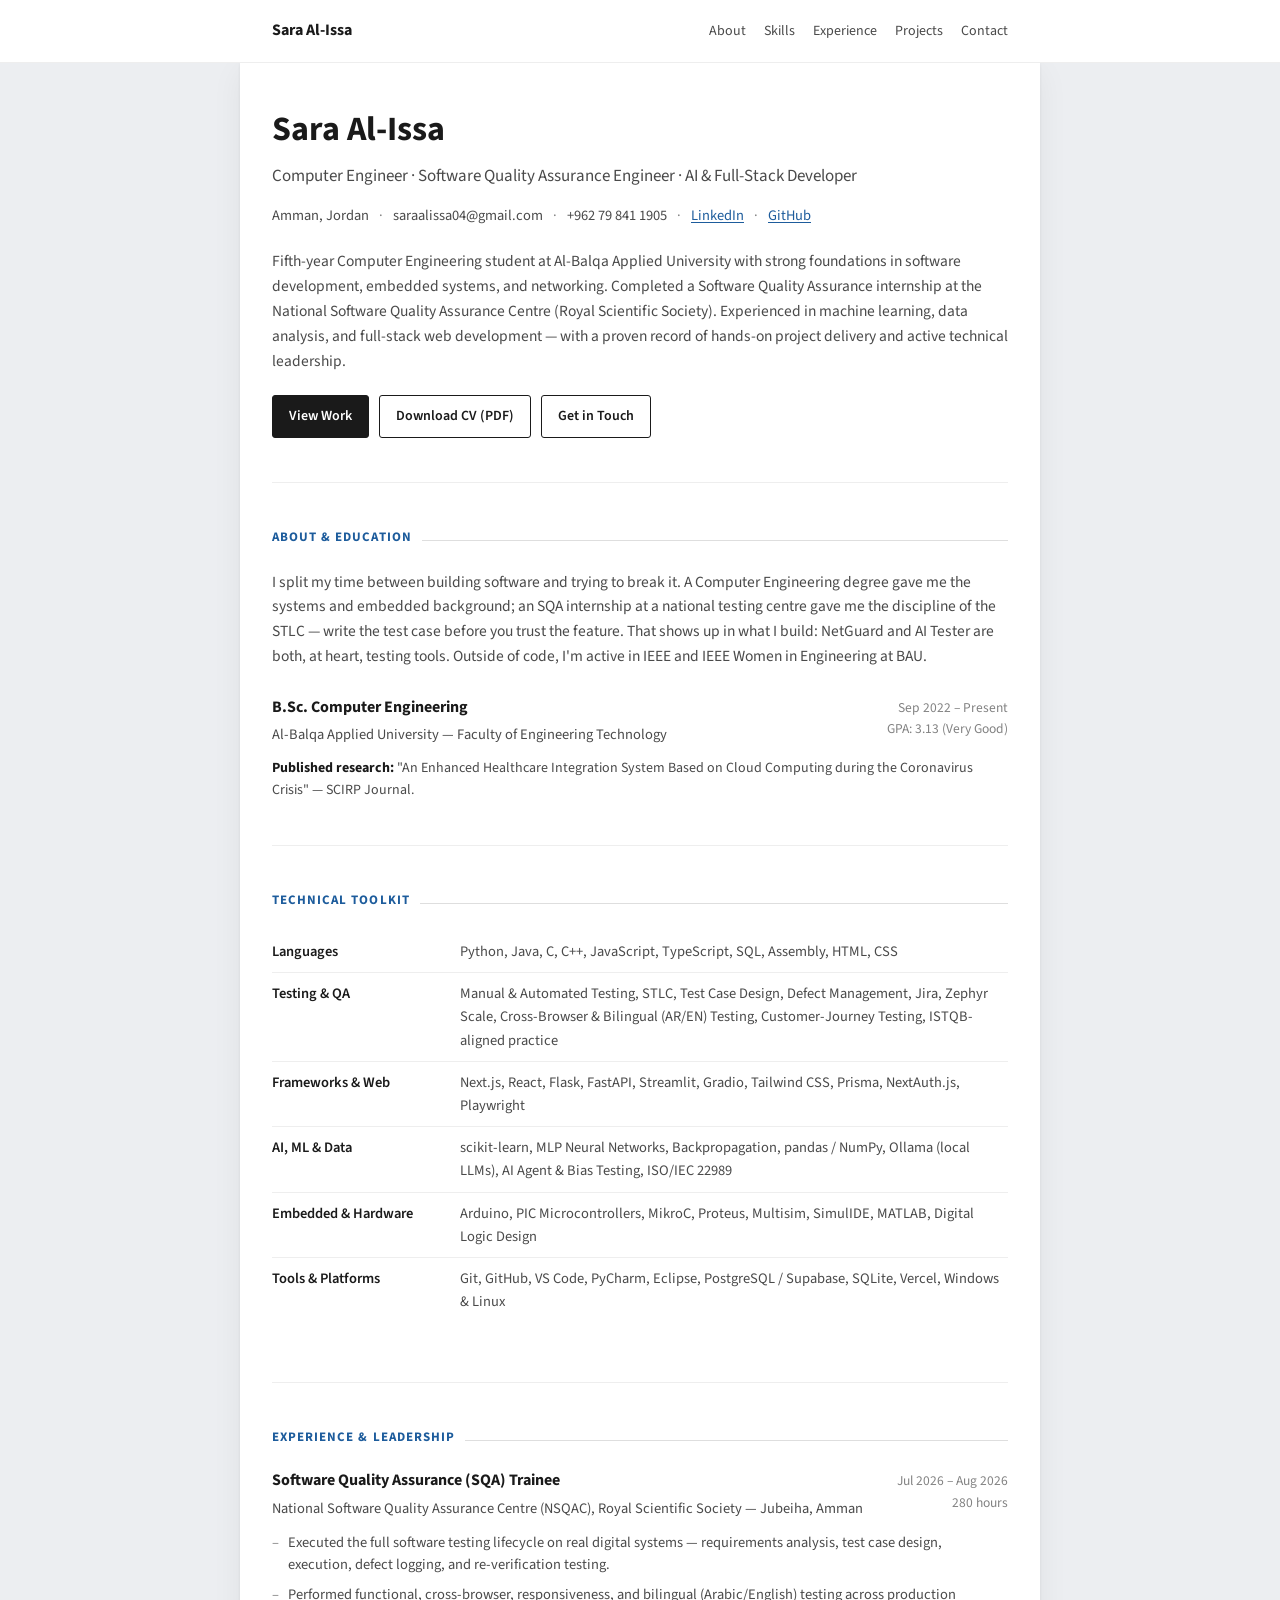
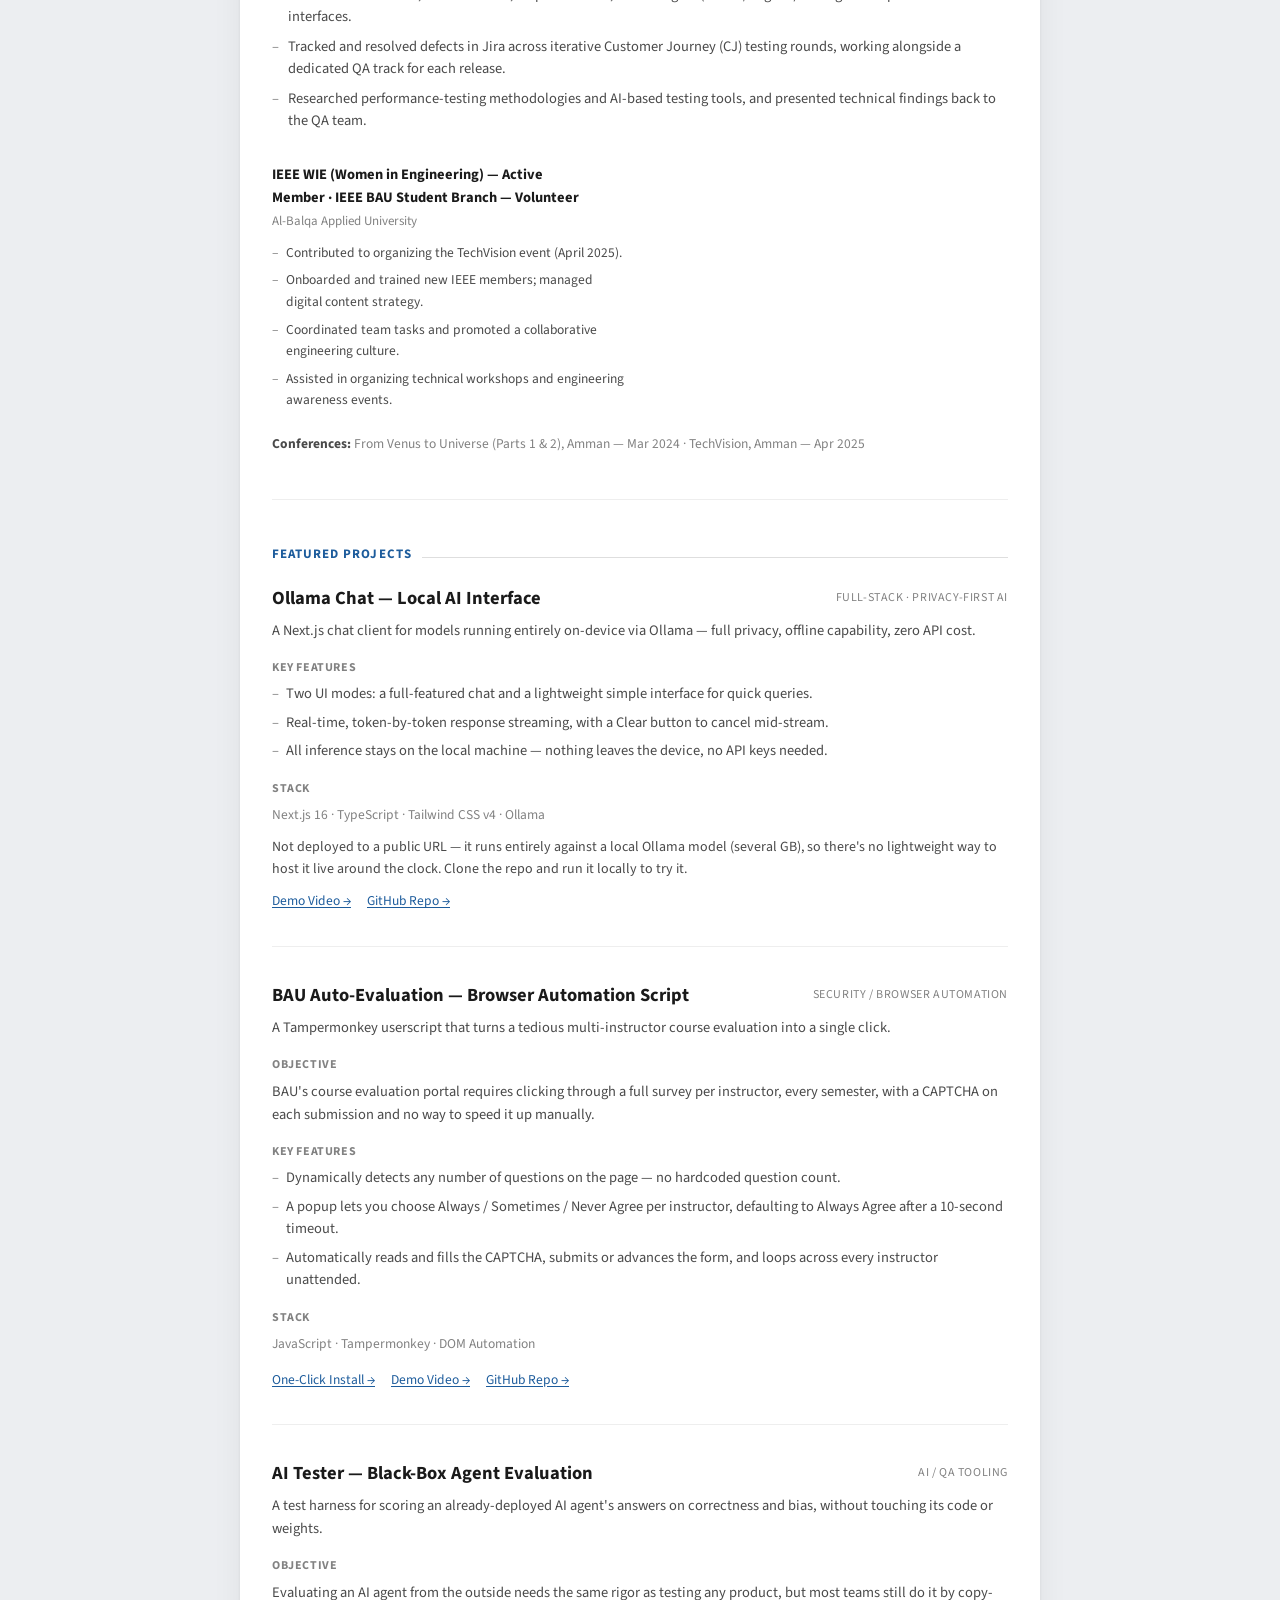
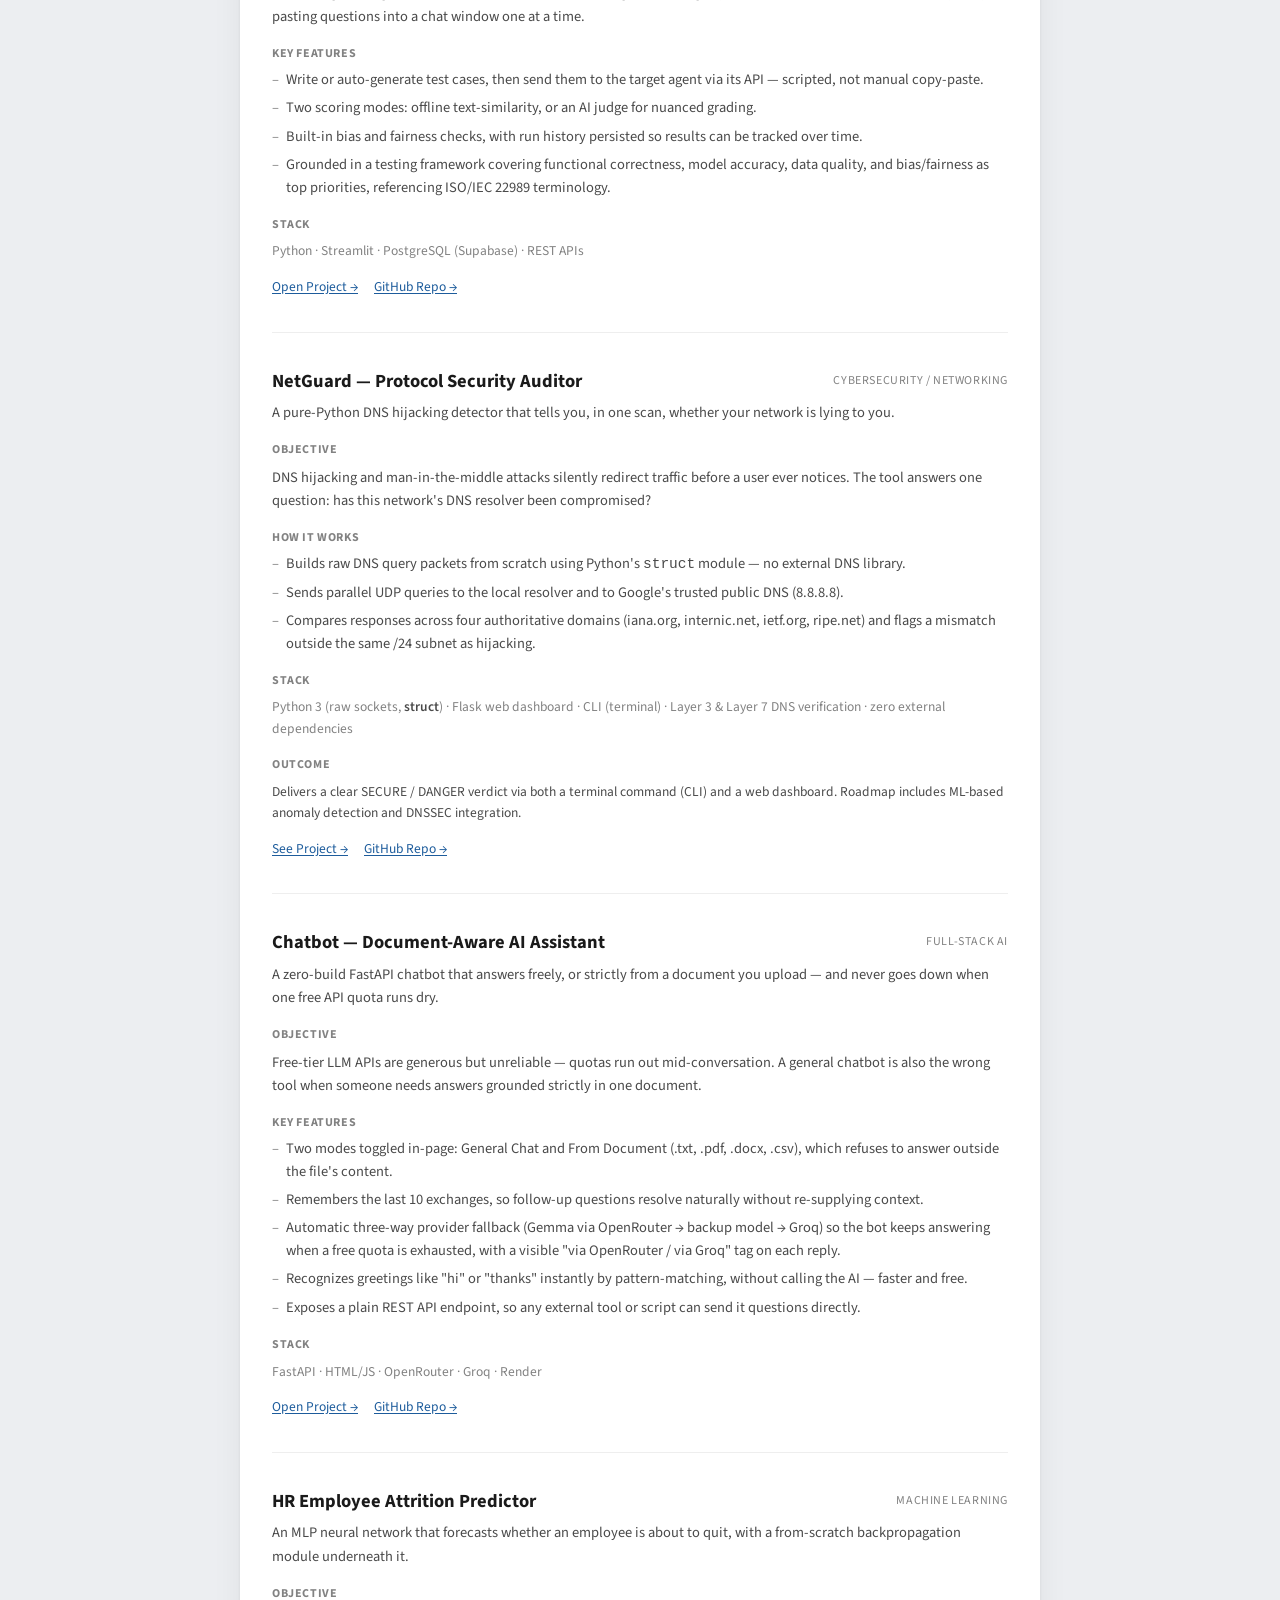
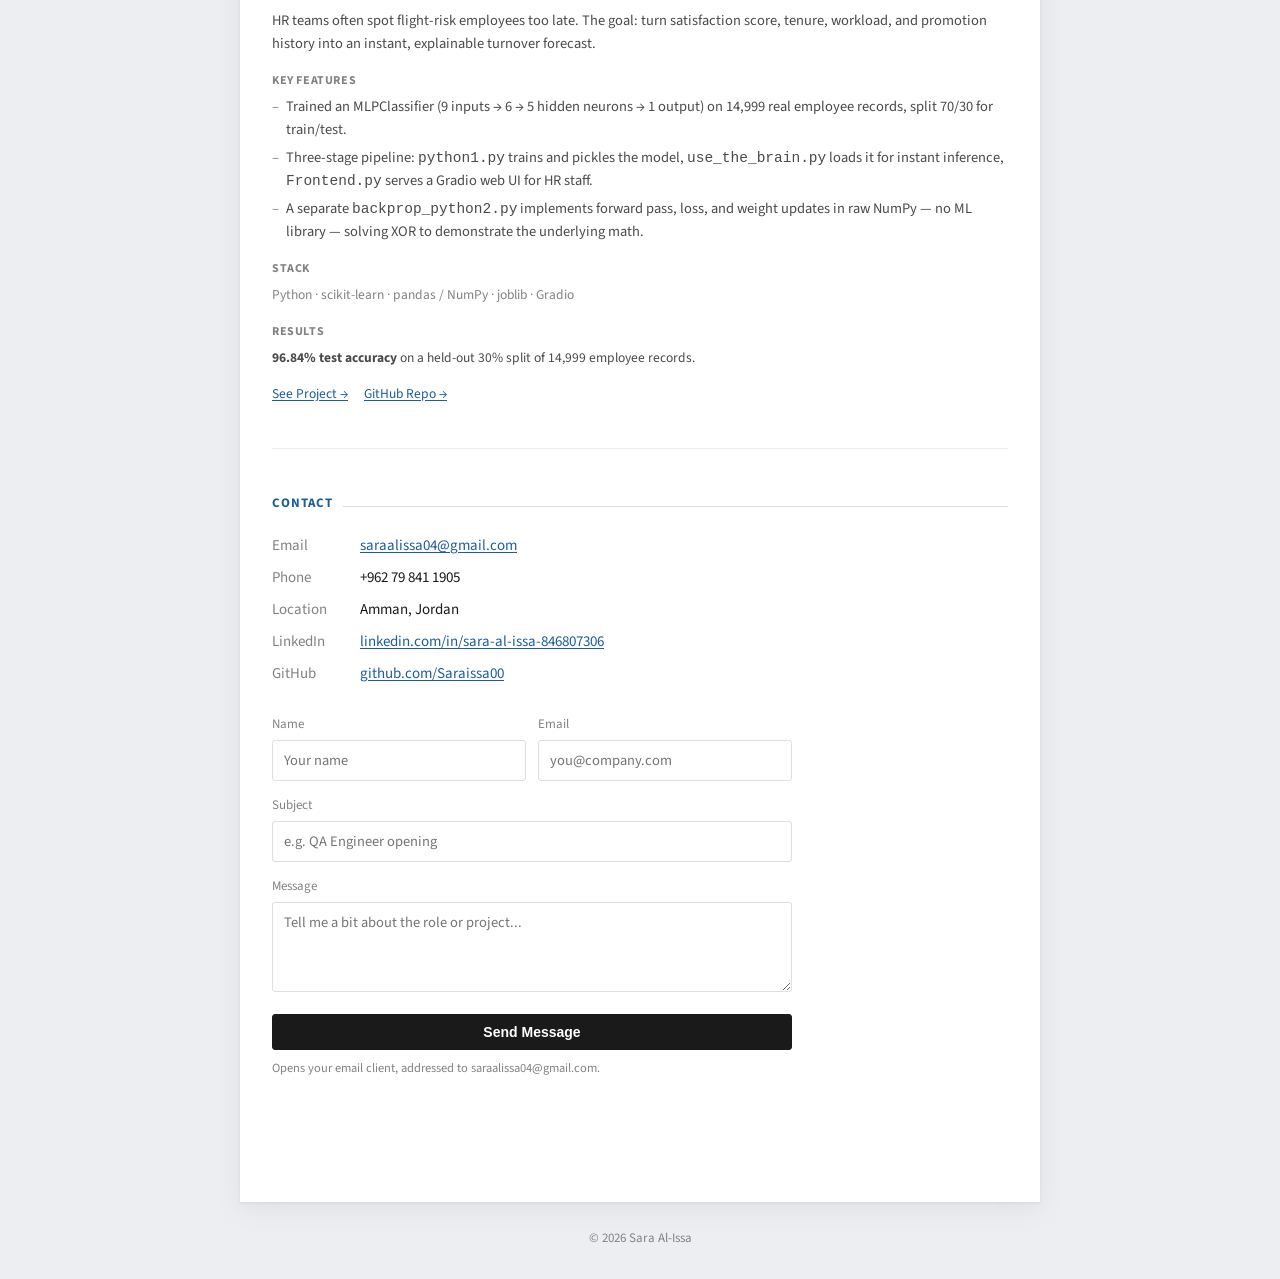
<file: docs/index.html>
<!doctype html>
<html lang="en">
<head>
<meta charset="UTF-8">
<meta name="viewport" content="width=device-width, initial-scale=1">
<title>Sara Al-Issa — Portfolio</title>
<meta name="description" content="Computer Engineer &amp; Software QA Engineer — CV, technical toolkit, and project case studies.">
<link rel="preconnect" href="https://fonts.googleapis.com">
<link rel="preconnect" href="https://fonts.gstatic.com" crossorigin>
<link href="https://fonts.googleapis.com/css2?family=Source+Sans+3:ital,wght@0,400;0,500;0,600;0,700;1,400&display=swap" rel="stylesheet">
<link rel="stylesheet" href="style.css">
</head>
<body>

<header>
  <div class="bar">
    <span class="name">Sara Al-Issa</span>
    <nav>
      <a href="#about">About</a>
      <a href="#skills">Skills</a>
      <a href="#experience">Experience</a>
      <a href="#projects">Projects</a>
      <a href="#contact">Contact</a>
    </nav>
  </div>
</header>

<div class="sheet">
<div class="page">

  <section class="cv-head" style="border-top:none;">
    <h1>Sara Al-Issa</h1>
    <p class="role">Computer Engineer · Software Quality Assurance Engineer · AI &amp; Full-Stack Developer</p>
    <p class="meta-line">
      <span>Amman, Jordan</span>
      <span>saraalissa04@gmail.com</span>
      <span>+962 79 841 1905</span>
      <span><a href="https://www.linkedin.com/in/sara-al-issa-846807306/" target="_blank" rel="noopener">LinkedIn</a></span>
      <span><a href="https://github.com/Saraissa00" target="_blank" rel="noopener">GitHub</a></span>
    </p>
    <p class="summary">Fifth-year Computer Engineering student at Al-Balqa Applied University with strong foundations in software development, embedded systems, and networking. Completed a Software Quality Assurance internship at the National Software Quality Assurance Centre (Royal Scientific Society). Experienced in machine learning, data analysis, and full-stack web development — with a proven record of hands-on project delivery and active technical leadership.</p>
    <div class="cv-actions">
      <a class="btn primary" href="#projects">View Work</a>
      <a class="btn" href="resume.pdf" target="_blank" rel="noopener">Download CV (PDF)</a>
      <a class="btn" href="#contact">Get in Touch</a>
    </div>
  </section>

  <!-- ABOUT / EDUCATION -->
  <section id="about">
    <div class="h2wrap"><h2>About &amp; Education</h2><div class="rule"></div></div>
    <p class="summary" style="max-width:none;">I split my time between building software and trying to break it. A Computer Engineering degree gave me the systems and embedded background; an SQA internship at a national testing centre gave me the discipline of the STLC — write the test case before you trust the feature. That shows up in what I build: NetGuard and AI Tester are both, at heart, testing tools. Outside of code, I'm active in IEEE and IEEE Women in Engineering at BAU.</p>

    <div class="entry" style="margin-top:26px;">
      <div class="left">
        <h3>B.Sc. Computer Engineering</h3>
        <p class="org">Al-Balqa Applied University — Faculty of Engineering Technology</p>
      </div>
      <div class="date">Sep 2022 – Present<br>GPA: 3.13 (Very Good)</div>
    </div>
    <p class="note"><b>Published research:</b> "An Enhanced Healthcare Integration System Based on Cloud Computing during the Coronavirus Crisis" — SCIRP Journal.</p>
  </section>

  <!-- SKILLS -->
  <section id="skills">
    <div class="h2wrap"><h2>Technical Toolkit</h2><div class="rule"></div></div>
    <dl>
      <div class="skill-row"><dt>Languages</dt><dd>Python, Java, C, C++, JavaScript, TypeScript, SQL, Assembly, HTML, CSS</dd></div>
      <div class="skill-row"><dt>Testing &amp; QA</dt><dd>Manual &amp; Automated Testing, STLC, Test Case Design, Defect Management, Jira, Zephyr Scale, Cross-Browser &amp; Bilingual (AR/EN) Testing, Customer-Journey Testing, ISTQB-aligned practice</dd></div>
      <div class="skill-row"><dt>Frameworks &amp; Web</dt><dd>Next.js, React, Flask, FastAPI, Streamlit, Gradio, Tailwind CSS, Prisma, NextAuth.js, Playwright</dd></div>
      <div class="skill-row"><dt>AI, ML &amp; Data</dt><dd>scikit-learn, MLP Neural Networks, Backpropagation, pandas / NumPy, Ollama (local LLMs), AI Agent &amp; Bias Testing, ISO/IEC 22989</dd></div>
      <div class="skill-row"><dt>Embedded &amp; Hardware</dt><dd>Arduino, PIC Microcontrollers, MikroC, Proteus, Multisim, SimulIDE, MATLAB, Digital Logic Design</dd></div>
      <div class="skill-row"><dt>Tools &amp; Platforms</dt><dd>Git, GitHub, VS Code, PyCharm, Eclipse, PostgreSQL / Supabase, SQLite, Vercel, Windows &amp; Linux</dd></div>
    </dl>
  </section>

  <!-- EXPERIENCE -->
  <section id="experience">
    <div class="h2wrap"><h2>Experience &amp; Leadership</h2><div class="rule"></div></div>

    <div class="xp">
      <div class="entry">
        <div class="left">
          <h3>Software Quality Assurance (SQA) Trainee</h3>
          <p class="org">National Software Quality Assurance Centre (NSQAC), Royal Scientific Society — Jubeiha, Amman</p>
        </div>
        <div class="date">Jul 2026 – Aug 2026<br>280 hours</div>
      </div>
      <ul>
        <li>Executed the full software testing lifecycle on real digital systems — requirements analysis, test case design, execution, defect logging, and re-verification testing.</li>
        <li>Performed functional, cross-browser, responsiveness, and bilingual (Arabic/English) testing across production interfaces.</li>
        <li>Tracked and resolved defects in Jira across iterative Customer Journey (CJ) testing rounds, working alongside a dedicated QA track for each release.</li>
        <li>Researched performance-testing methodologies and AI-based testing tools, and presented technical findings back to the QA team.</li>
      </ul>
    </div>

    <div class="lead-grid">
      <div>
        <h4>IEEE WIE (Women in Engineering) — Active Member · IEEE BAU Student Branch — Volunteer</h4>
        <p class="org">Al-Balqa Applied University</p>
        <ul>
          <li>Contributed to organizing the TechVision event (April 2025).</li>
          <li>Onboarded and trained new IEEE members; managed digital content strategy.</li>
          <li>Coordinated team tasks and promoted a collaborative engineering culture.</li>
          <li>Assisted in organizing technical workshops and engineering awareness events.</li>
        </ul>
      </div>
    </div>
    <p class="confs"><b>Conferences:</b> From Venus to Universe (Parts 1 &amp; 2), Amman — Mar 2024 · TechVision, Amman — Apr 2025</p>
  </section>

  <!-- PROJECTS -->
  <section id="projects">
    <div class="h2wrap"><h2>Featured Projects</h2><div class="rule"></div></div>

    <div class="proj">
      <div class="proj-head"><h3>Ollama Chat — Local AI Interface</h3><span class="cat">Full-Stack · Privacy-First AI</span></div>
      <p class="tagline">A Next.js chat client for models running entirely on-device via Ollama — full privacy, offline capability, zero API cost.</p>
      <h5>Key features</h5>
      <ul>
        <li>Two UI modes: a full-featured chat and a lightweight simple interface for quick queries.</li>
        <li>Real-time, token-by-token response streaming, with a Clear button to cancel mid-stream.</li>
        <li>All inference stays on the local machine — nothing leaves the device, no API keys needed.</li>
      </ul>
      <h5>Stack</h5>
      <p class="stack-line">Next.js 16 · TypeScript · Tailwind CSS v4 · Ollama</p>
      <p class="note" style="margin-top:10px;">Not deployed to a public URL — it runs entirely against a local Ollama model (several GB), so there's no lightweight way to host it live around the clock. Clone the repo and run it locally to try it.</p>
      <div class="proj-links" style="margin-top:10px;">
        <a href="ollama-chat-demo.mp4" target="_blank" rel="noopener">Demo Video →</a>
        <a href="https://github.com/Saraissa00/ollama-chat" target="_blank" rel="noopener">GitHub Repo →</a>
      </div>
    </div>

    <div class="proj">
      <div class="proj-head"><h3>BAU Auto-Evaluation — Browser Automation Script</h3><span class="cat">Security / Browser Automation</span></div>
      <p class="tagline">A Tampermonkey userscript that turns a tedious multi-instructor course evaluation into a single click.</p>
      <h5>Objective</h5>
      <p class="body-text">BAU's course evaluation portal requires clicking through a full survey per instructor, every semester, with a CAPTCHA on each submission and no way to speed it up manually.</p>
      <h5>Key features</h5>
      <ul>
        <li>Dynamically detects any number of questions on the page — no hardcoded question count.</li>
        <li>A popup lets you choose Always / Sometimes / Never Agree per instructor, defaulting to Always Agree after a 10-second timeout.</li>
        <li>Automatically reads and fills the CAPTCHA, submits or advances the form, and loops across every instructor unattended.</li>
      </ul>
      <h5>Stack</h5>
      <p class="stack-line">JavaScript · Tampermonkey · DOM Automation</p>
      <div class="proj-links">
        <a href="https://www.tampermonkey.net/script_installation.php#url=https://github.com/Saraissa00/BAU-Auto-Evaluation/raw/refs/heads/main/code/bau_eval.user.js" target="_blank" rel="noopener">One-Click Install →</a>
        <a href="https://github.com/Saraissa00/BAU-Auto-Evaluation/releases/download/v1.0/demo.mp4" target="_blank" rel="noopener">Demo Video →</a>
        <a href="https://github.com/Saraissa00/BAU-Auto-Evaluation" target="_blank" rel="noopener">GitHub Repo →</a>
      </div>
    </div>

    <div class="proj">
      <div class="proj-head"><h3>AI Tester — Black-Box Agent Evaluation</h3><span class="cat">AI / QA Tooling</span></div>
      <p class="tagline">A test harness for scoring an already-deployed AI agent's answers on correctness and bias, without touching its code or weights.</p>
      <h5>Objective</h5>
      <p class="body-text">Evaluating an AI agent from the outside needs the same rigor as testing any product, but most teams still do it by copy-pasting questions into a chat window one at a time.</p>
      <h5>Key features</h5>
      <ul>
        <li>Write or auto-generate test cases, then send them to the target agent via its API — scripted, not manual copy-paste.</li>
        <li>Two scoring modes: offline text-similarity, or an AI judge for nuanced grading.</li>
        <li>Built-in bias and fairness checks, with run history persisted so results can be tracked over time.</li>
        <li>Grounded in a testing framework covering functional correctness, model accuracy, data quality, and bias/fairness as top priorities, referencing ISO/IEC 22989 terminology.</li>
      </ul>
      <h5>Stack</h5>
      <p class="stack-line">Python · Streamlit · PostgreSQL (Supabase) · REST APIs</p>
      <div class="proj-links">
        <a href="https://ai-tester-saraissa.streamlit.app/" target="_blank" rel="noopener">Open Project →</a>
        <a href="https://github.com/Saraissa00/AI-Tester" target="_blank" rel="noopener">GitHub Repo →</a>
      </div>
    </div>

    <div class="proj">
      <div class="proj-head"><h3>NetGuard — Protocol Security Auditor</h3><span class="cat">Cybersecurity / Networking</span></div>
      <p class="tagline">A pure-Python DNS hijacking detector that tells you, in one scan, whether your network is lying to you.</p>
      <h5>Objective</h5>
      <p class="body-text">DNS hijacking and man-in-the-middle attacks silently redirect traffic before a user ever notices. The tool answers one question: has this network's DNS resolver been compromised?</p>
      <h5>How it works</h5>
      <ul>
        <li>Builds raw DNS query packets from scratch using Python's <code>struct</code> module — no external DNS library.</li>
        <li>Sends parallel UDP queries to the local resolver and to Google's trusted public DNS (8.8.8.8).</li>
        <li>Compares responses across four authoritative domains (iana.org, internic.net, ietf.org, ripe.net) and flags a mismatch outside the same /24 subnet as hijacking.</li>
      </ul>
      <h5>Stack</h5>
      <p class="stack-line">Python 3 (raw sockets, <b>struct</b>) · Flask web dashboard · CLI (terminal) · Layer 3 &amp; Layer 7 DNS verification · zero external dependencies</p>
      <h5>Outcome</h5>
      <p class="results">Delivers a clear SECURE / DANGER verdict via both a terminal command (CLI) and a web dashboard. Roadmap includes ML-based anomaly detection and DNSSEC integration.</p>
      <div class="proj-links">
        <a href="netguard-screenshot.png" target="_blank" rel="noopener">See Project →</a>
        <a href="https://github.com/Saraissa00/NetGuard-Protocol-Security-Auditor" target="_blank" rel="noopener">GitHub Repo →</a>
      </div>
    </div>

    <div class="proj">
      <div class="proj-head"><h3>Chatbot — Document-Aware AI Assistant</h3><span class="cat">Full-Stack AI</span></div>
      <p class="tagline">A zero-build FastAPI chatbot that answers freely, or strictly from a document you upload — and never goes down when one free API quota runs dry.</p>
      <h5>Objective</h5>
      <p class="body-text">Free-tier LLM APIs are generous but unreliable — quotas run out mid-conversation. A general chatbot is also the wrong tool when someone needs answers grounded strictly in one document.</p>
      <h5>Key features</h5>
      <ul>
        <li>Two modes toggled in-page: General Chat and From Document (.txt, .pdf, .docx, .csv), which refuses to answer outside the file's content.</li>
        <li>Remembers the last 10 exchanges, so follow-up questions resolve naturally without re-supplying context.</li>
        <li>Automatic three-way provider fallback (Gemma via OpenRouter → backup model → Groq) so the bot keeps answering when a free quota is exhausted, with a visible "via OpenRouter / via Groq" tag on each reply.</li>
        <li>Recognizes greetings like "hi" or "thanks" instantly by pattern-matching, without calling the AI — faster and free.</li>
        <li>Exposes a plain REST API endpoint, so any external tool or script can send it questions directly.</li>
      </ul>
      <h5>Stack</h5>
      <p class="stack-line">FastAPI · HTML/JS · OpenRouter · Groq · Render</p>
      <div class="proj-links">
        <a href="https://chatbot-nxuj.onrender.com/" target="_blank" rel="noopener">Open Project →</a>
        <a href="https://github.com/Saraissa00/chatbot" target="_blank" rel="noopener">GitHub Repo →</a>
      </div>
    </div>

    <div class="proj">
      <div class="proj-head"><h3>HR Employee Attrition Predictor</h3><span class="cat">Machine Learning</span></div>
      <p class="tagline">An MLP neural network that forecasts whether an employee is about to quit, with a from-scratch backpropagation module underneath it.</p>
      <h5>Objective</h5>
      <p class="body-text">HR teams often spot flight-risk employees too late. The goal: turn satisfaction score, tenure, workload, and promotion history into an instant, explainable turnover forecast.</p>
      <h5>Key features</h5>
      <ul>
        <li>Trained an MLPClassifier (9 inputs → 6 → 5 hidden neurons → 1 output) on 14,999 real employee records, split 70/30 for train/test.</li>
        <li>Three-stage pipeline: <code>python1.py</code> trains and pickles the model, <code>use_the_brain.py</code> loads it for instant inference, <code>Frontend.py</code> serves a Gradio web UI for HR staff.</li>
        <li>A separate <code>backprop_python2.py</code> implements forward pass, loss, and weight updates in raw NumPy — no ML library — solving XOR to demonstrate the underlying math.</li>
      </ul>
      <h5>Stack</h5>
      <p class="stack-line">Python · scikit-learn · pandas / NumPy · joblib · Gradio</p>
      <h5>Results</h5>
      <p class="results"><b>96.84% test accuracy</b> on a held-out 30% split of 14,999 employee records.</p>
      <div class="proj-links">
        <a href="hr-attrition-screenshot.png" target="_blank" rel="noopener">See Project →</a>
        <a href="https://github.com/Saraissa00/HR-Employee-Attrition-Predictor" target="_blank" rel="noopener">GitHub Repo →</a>
      </div>
    </div>

  </section>

  <!-- CONTACT -->
  <section id="contact">
    <div class="h2wrap"><h2>Contact</h2><div class="rule"></div></div>
    <div class="contact-list">
      <div><span class="lbl">Email</span><a href="mailto:saraalissa04@gmail.com">saraalissa04@gmail.com</a></div>
      <div><span class="lbl">Phone</span><span>+962 79 841 1905</span></div>
      <div><span class="lbl">Location</span><span>Amman, Jordan</span></div>
      <div><span class="lbl">LinkedIn</span><a href="https://www.linkedin.com/in/sara-al-issa-846807306/" target="_blank" rel="noopener">linkedin.com/in/sara-al-issa-846807306</a></div>
      <div><span class="lbl">GitHub</span><a href="https://github.com/Saraissa00" target="_blank" rel="noopener">github.com/Saraissa00</a></div>
    </div>

    <form class="cform" id="cform">
      <div class="two-col">
        <div class="field"><label for="f-name">Name</label><input id="f-name" type="text" required autocomplete="name" placeholder="Your name"></div>
        <div class="field"><label for="f-email">Email</label><input id="f-email" type="email" required autocomplete="email" placeholder="you@company.com"></div>
      </div>
      <div class="field"><label for="f-subject">Subject</label><input id="f-subject" type="text" required placeholder="e.g. QA Engineer opening"></div>
      <div class="field"><label for="f-message">Message</label><textarea id="f-message" required placeholder="Tell me a bit about the role or project..."></textarea></div>
      <button type="submit" class="btn primary" style="width:100%;text-align:center;">Send Message</button>
      <p class="form-note">Opens your email client, addressed to saraalissa04@gmail.com.</p>
    </form>
  </section>

</div>
</div>

<footer>© 2026 Sara Al-Issa</footer>

<script>
(function(){
  try{
    var form = document.getElementById('cform');
    form.addEventListener('submit', function(e){
      e.preventDefault();
      var name = document.getElementById('f-name').value.trim();
      var email = document.getElementById('f-email').value.trim();
      var subject = document.getElementById('f-subject').value.trim();
      var message = document.getElementById('f-message').value.trim();
      var body = 'From: ' + name + ' (' + email + ')\n\n' + message;
      var url = 'mailto:saraalissa04@gmail.com'
        + '?subject=' + encodeURIComponent(subject || 'Portfolio contact')
        + '&body=' + encodeURIComponent(body);
      window.location.href = url;
    });
  }catch(e){}
})();
</script>
</body>
</html>
</file>
<file: docs/style.css>
:root{
  --bg-outer:#eceef1;
  --bg:#ffffff;
  --text:#1a1a1a;
  --text-dim:#4a4a4a;
  --text-faint:#828282;
  --border:#dedede;
  --border-2:#eeeeee;
  --accent:#1d5c9c;
  --accent-soft:#eaf1f8;
  --good:#1f7a4d;
  --font:'Source Sans 3', system-ui, -apple-system, Segoe UI, Arial, sans-serif;
}
@media (prefers-color-scheme: dark){
  :root:not([data-theme="light"]){
    --bg-outer:#0c0c0c;
    --bg:#161616;
    --text:#eeeeee;
    --text-dim:#bcbcbc;
    --text-faint:#8a8a8a;
    --border:#3a3a3a;
    --border-2:#2a2a2a;
    --accent:#6fa8dc;
    --accent-soft:#1e2a35;
    --good:#5ec28f;
  }
}
:root[data-theme="dark"]{
  --bg-outer:#0c0c0c;
  --bg:#161616;
  --text:#eeeeee;
  --text-dim:#bcbcbc;
  --text-faint:#8a8a8a;
  --border:#3a3a3a;
  --border-2:#2a2a2a;
  --accent:#6fa8dc;
  --accent-soft:#1e2a35;
  --good:#5ec28f;
}

*{box-sizing:border-box;}
@media (prefers-reduced-motion: reduce){ *{scroll-behavior:auto !important;} }
html{scroll-behavior:smooth;}
body{
  margin:0;background:var(--bg-outer);color:var(--text);
  font-family:var(--font); font-size:16px; line-height:1.6;
}
img{max-width:100%;}
a{color:var(--accent);text-decoration:underline;text-underline-offset:2px;}
a:hover{text-decoration:none;}
.sheet{max-width:800px;margin:0 auto;background:var(--bg);box-shadow:0 1px 3px rgba(0,0,0,.07),0 8px 30px rgba(0,0,0,.06);min-height:100vh;}
@media (max-width:840px){ .sheet{box-shadow:none;} }
.page{padding:0 32px 80px;}
@media (max-width:540px){ .page{padding:0 18px 60px;} }
section{padding-block:44px;border-top:1px solid var(--border-2);}
section:first-of-type{border-top:none;}
h1,h2,h3,h4{font-weight:700;margin:0;text-wrap:balance;}
p{margin:0;}
ul{margin:0;padding:0;}
li{list-style:none;}

/* ---- top bar ---- */
header{
  padding:18px 32px;border-bottom:1px solid var(--border-2);
  position:sticky;top:0;background:var(--bg);z-index:10;
}
@media (max-width:540px){ header{padding:18px;} }
.bar{max-width:736px;margin-inline:auto;display:flex;justify-content:space-between;align-items:center;gap:14px;flex-wrap:wrap;}
.bar .name{font-weight:700;font-size:16px;}
.bar nav{display:flex;gap:18px;font-size:14px;flex-wrap:wrap;}
.bar nav a{color:var(--text-dim);text-decoration:none;}
.bar nav a:hover{color:var(--accent);}

/* ---- header block ---- */
.cv-head{padding-top:40px;}
.cv-head h1{font-size:34px;}
.role{color:var(--text-dim);font-size:17px;margin-top:6px;}
.meta-line{margin-top:14px;font-size:14.5px;color:var(--text-dim);display:flex;flex-wrap:wrap;gap:4px 10px;}
.meta-line span:not(:last-child)::after{content:"·";margin-left:10px;color:var(--text-faint);}
.cv-actions{margin-top:22px;display:flex;gap:10px;flex-wrap:wrap;}
.btn{
  display:inline-block;font-size:14px;font-weight:600;padding:9px 16px;
  border:1px solid var(--text);border-radius:3px;text-decoration:none;color:var(--text);
}
.btn:hover{background:var(--text);color:var(--bg);}
.btn.primary{background:var(--text);color:var(--bg);}
.btn.primary:hover{opacity:.85;background:var(--text);color:var(--bg);}
.summary{margin-top:22px;color:var(--text-dim);font-size:15.5px;}

/* ---- section heading ---- */
.h2wrap{display:flex;align-items:baseline;gap:10px;margin-bottom:20px;}
h2{font-size:13px;text-transform:uppercase;letter-spacing:.08em;color:var(--accent);}
.h2wrap .rule{flex:1;height:1px;background:var(--border);}

/* ---- education ---- */
.entry{display:grid;grid-template-columns:1fr auto;gap:6px 16px;align-items:baseline;}
.entry .left h3{font-size:16px;}
.entry .org{color:var(--text-dim);font-size:14.5px;margin-top:3px;white-space:nowrap;overflow-x:auto;}
.entry .date{font-size:13.5px;color:var(--text-faint);text-align:right;}
@media (max-width:540px){
  .entry{grid-template-columns:1fr;}
  .entry .date{text-align:left;}
}
.note{margin-top:10px;font-size:14px;color:var(--text-dim);}
.note b{color:var(--text);}

/* ---- skills ---- */
.skill-row{display:grid;grid-template-columns:170px 1fr;gap:6px 18px;padding-block:9px;border-top:1px solid var(--border-2);font-size:14.5px;}
.skill-row:first-child{border-top:none;}
.skill-row dt{color:var(--text);font-weight:600;}
.skill-row dd{margin:0;color:var(--text-dim);}
@media (max-width:540px){ .skill-row{grid-template-columns:1fr;} .skill-row dt{margin-bottom:2px;} }

/* ---- experience ---- */
.xp{margin-bottom:30px;}
.xp:last-child{margin-bottom:0;}
.xp ul{margin-top:12px;display:grid;gap:7px;}
.xp li{font-size:14.5px;color:var(--text-dim);padding-left:16px;position:relative;line-height:1.55;}
.xp li::before{content:"–";position:absolute;left:0;color:var(--text-faint);}
.callout{margin-top:14px;padding:12px 14px;background:var(--accent-soft);border-radius:4px;font-size:13.5px;color:var(--text-dim);}
.callout b{color:var(--text);}

.lead-grid{display:grid;grid-template-columns:1fr 1fr;gap:24px;margin-top:26px;}
@media (max-width:540px){.lead-grid{grid-template-columns:1fr;}}
.lead-grid h4{font-size:14.5px;}
.lead-grid .org{font-size:13px;color:var(--text-faint);margin-top:2px;}
.lead-grid ul{margin-top:10px;display:grid;gap:6px;}
.lead-grid li{font-size:13.5px;color:var(--text-dim);padding-left:14px;position:relative;}
.lead-grid li::before{content:"–";position:absolute;left:0;color:var(--text-faint);}
.confs{margin-top:22px;font-size:13.5px;color:var(--text-faint);}
.confs b{color:var(--text-dim);}

/* ---- projects ---- */
.proj{margin-bottom:34px;padding-bottom:34px;border-bottom:1px solid var(--border-2);}
.proj:last-child{margin-bottom:0;padding-bottom:0;border-bottom:none;}
.proj-head{display:flex;justify-content:space-between;align-items:flex-start;gap:12px;flex-wrap:wrap;}
.proj-head h3{font-size:18.5px;}
.cat{font-size:12px;color:var(--text-faint);text-transform:uppercase;letter-spacing:.05em;white-space:nowrap;padding-top:4px;}
.tagline{color:var(--text-dim);font-size:14.5px;margin-top:5px;}
.proj h5{font-size:12px;text-transform:uppercase;letter-spacing:.05em;color:var(--text-faint);margin:16px 0 6px;}
.proj p.body-text{font-size:14.5px;color:var(--text-dim);}
.proj ul{display:grid;gap:6px;}
.proj li{font-size:14.5px;color:var(--text-dim);padding-left:14px;position:relative;line-height:1.55;}
.proj li::before{content:"–";position:absolute;left:0;color:var(--text-faint);}
.stack-line{font-size:13.5px;color:var(--text-faint);}
.stack-line b{color:var(--text-dim);font-weight:600;}
.results{font-size:13.5px;color:var(--text-dim);}
.proj-links{margin-top:14px;display:flex;gap:16px;font-size:13.5px;flex-wrap:wrap;}

/* ---- contact ---- */
.contact-list{display:grid;gap:8px;font-size:15px;}
.contact-list div{display:flex;gap:8px;}
.contact-list .lbl{color:var(--text-faint);width:80px;flex:none;}
form.cform{margin-top:28px;max-width:520px;}
.field{margin-bottom:14px;}
.field label{display:block;font-size:13px;color:var(--text-faint);margin-bottom:5px;}
.field input,.field textarea{
  width:100%;background:var(--bg);border:1px solid var(--border);border-radius:3px;
  padding:9px 11px;color:var(--text);font-family:var(--font);font-size:14.5px;outline:none;
}
.field input:focus,.field textarea:focus{border-color:var(--accent);}
.field textarea{resize:vertical;min-height:90px;}
.two-col{display:grid;grid-template-columns:1fr 1fr;gap:12px;}
@media (max-width:480px){.two-col{grid-template-columns:1fr;}}
.form-note{font-size:12.5px;color:var(--text-faint);margin-top:8px;}

footer{padding:26px 20px;text-align:center;font-size:13px;color:var(--text-faint);}
</file>
